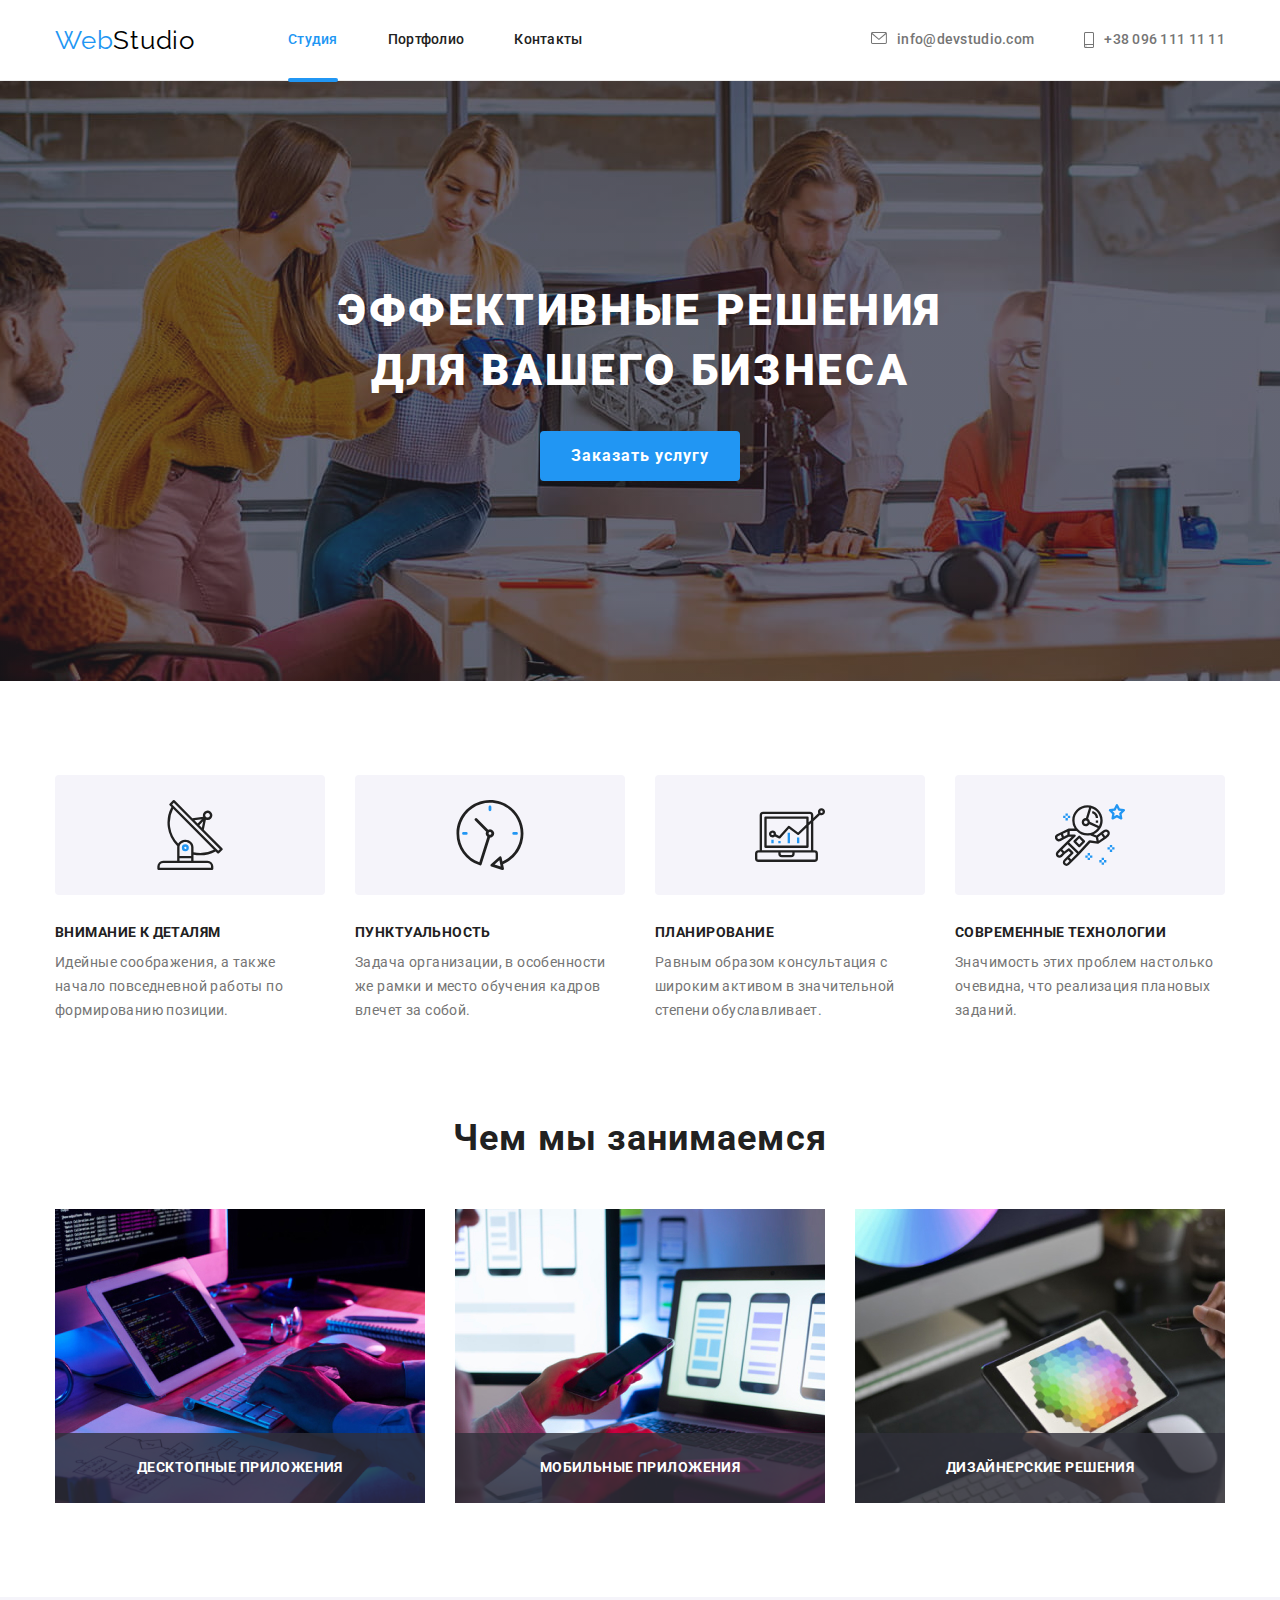
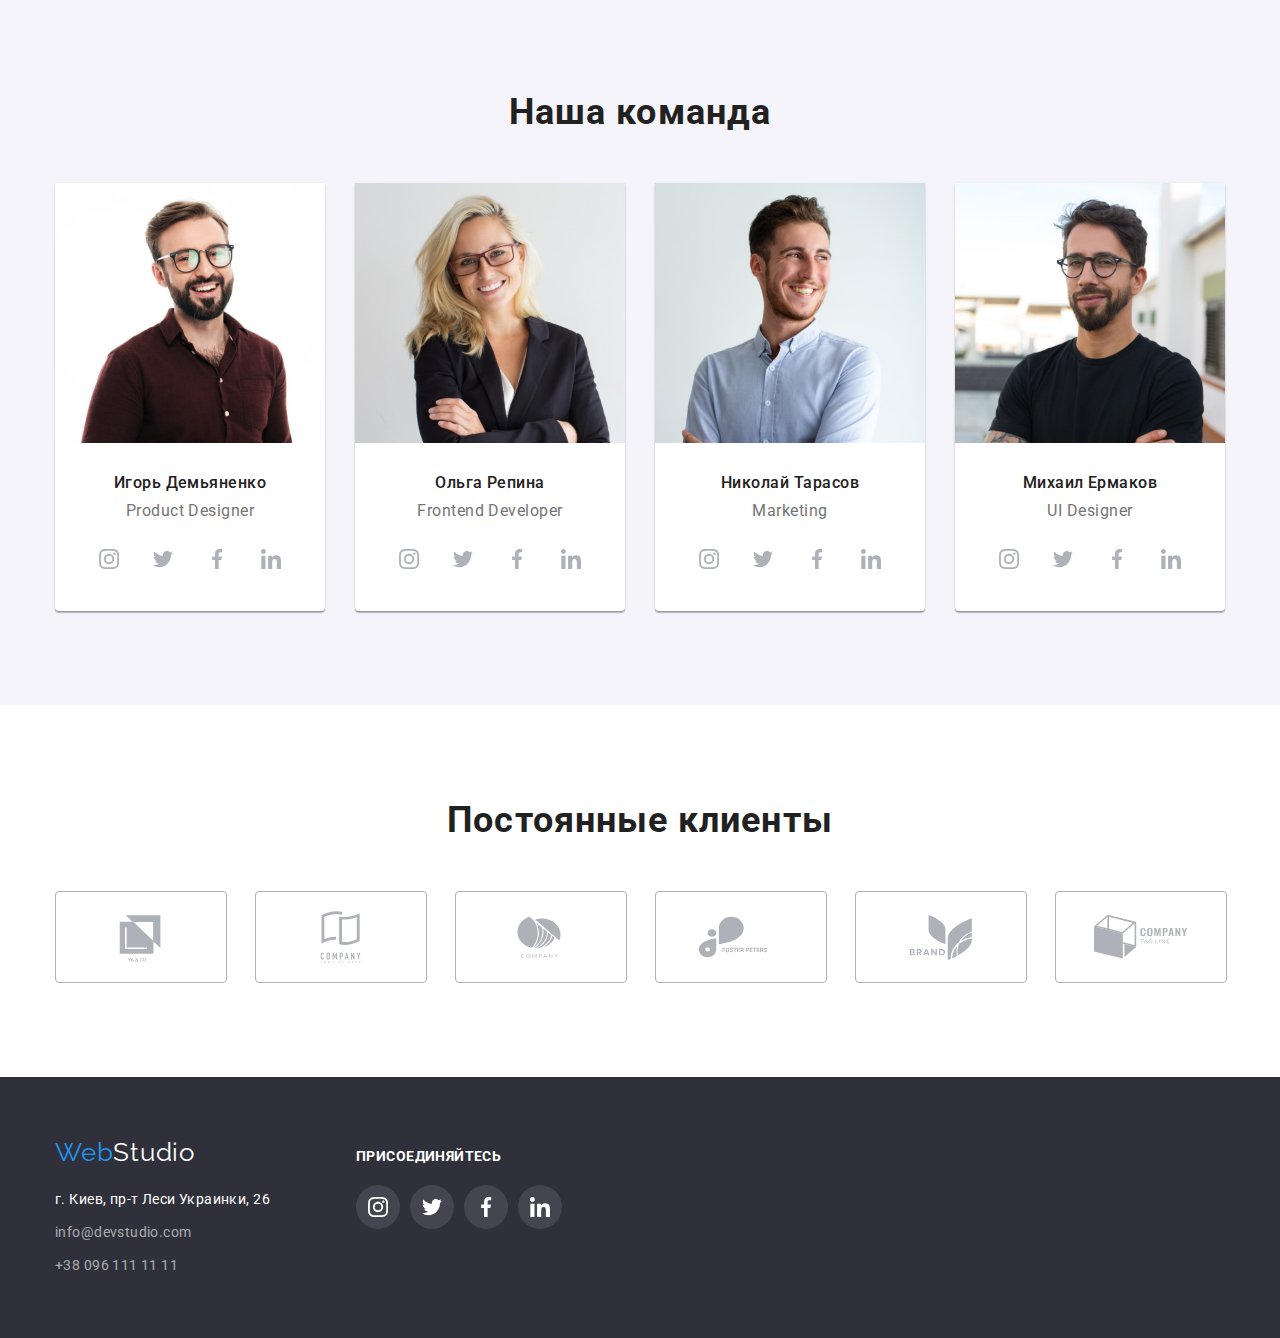
<file: index.html>
<!DOCTYPE html>
<html lang="ru">
  <head>
    <meta charset="UTF-8" />
    <meta http-equiv="X-UA-Compatible" content="IE=edge" />
    <meta name="viewport" content="width=device-width, initial-scale=1.0" />
    <title>WebStudio</title>
    <link rel="preconnect" href="https://fonts.googleapis.com" />
    <link rel="preconnect" href="https://fonts.gstatic.com" crossorigin />
    <link
      href="https://fonts.googleapis.com/css2?family=Raleway:wght@700&family=Roboto:wght@400;500;700;900&display=swap"
      rel="stylesheet"
    />
    <link
      rel="stylesheet"
      href="https://cdnjs.cloudflare.com/ajax/libs/modern-normalize/1.1.0/modern-normalize.min.css"
    />
    <link rel="stylesheet" href="./css/styles.css" />
  </head>
  <body>
    <header class="border">
      <div class="container header-div">
        <div class="header-div">
          <a href="" class="logo">
            <span class="logo-1">Web</span><span class="logo-2">Studio</span></a
          >
          <nav>
            <ul class="site-nav list">
              <li class="iten">
                <a href="./index.html" class="site-nav-activ">Студия</a>
              </li>
              <li class="iten">
                <a href="./portfolio.html" class="site-nav-list">Портфолио</a>
              </li>
              <li class="iten">
                <a href="" class="site-nav-list">Контакты</a>
              </li>
            </ul>
          </nav>
        </div>
        <div class="contacts">
          <ul class="contacts-list list">
            <li class="iten">
              <a href="mailto:info@devstudio.com" class="contacts-info">
                <svg class="header-icon" width="16" height="12">
                  <use href="./img/symbol-defs.svg#icon-envelope"></use>
                </svg>
                info@devstudio.com</a
              >
            </li>
            <li class="iten">
              <a href="tel:+380961111111" class="contacts-info">
                <svg class="header-icon" width="10" height="16">
                  <use href="./img/symbol-defs.svg#icon-smartphone"></use>
                </svg>
                +38 096 111 11 11</a
              >
            </li>
          </ul>
        </div>
      </div>
    </header>
    <main>
      <section class="heading">
        <div class="container">
          <h1 class="heading-text title">
            ЭФФЕКТИВНЫЕ РЕШЕНИЯ ДЛЯ ВАШЕГО БИЗНЕСА
          </h1>
          <button type="button" class="button-heading-activ" data-modal-open>
            Заказать услугу
          </button>
        </div>
      </section>
      <section class="heading-section">
        <div class="container">
          <ul class="features-list list">
            <li class="features-section">
              <div class="icon-div">
                <svg class="features-icon">
                  <use href="./img/symbol-defs.svg#icon-antenna"></use>
                </svg>
              </div>
              <h3 class="features-list-title title">Внимание к деталям</h3>
              <p class="features-list-text">
                Идейные соображения, а также начало повседневной работы по
                формированию позиции.
              </p>
            </li>
            <li class="features-section">
              <div class="icon-div">
                <svg class="features-icon">
                  <use href="./img/symbol-defs.svg#icon-clock"></use>
                </svg>
              </div>
              <h3 class="features-list-title title">Пунктуальность</h3>
              <p class="features-list-text">
                Задача организации, в особенности же рамки и место обучения
                кадров влечет за собой.
              </p>
            </li>
            <li class="features-section">
              <div class="icon-div">
                <svg class="features-icon">
                  <use href="./img/symbol-defs.svg#icon-diagram"></use>
                </svg>
              </div>
              <h3 class="features-list-title title">Планирование</h3>
              <p class="features-list-text">
                Равным образом консультация с широким активом в значительной
                степени обуславливает.
              </p>
            </li>
            <li class="features-section">
              <div class="icon-div">
                <svg class="features-icon">
                  <use href="./img/symbol-defs.svg#icon-astronaut"></use>
                </svg>
              </div>
              <h3 class="features-list-title title">Современные технологии</h3>
              <p class="features-list-text">
                Значимость этих проблем настолько очевидна, что реализация
                плановых заданий.
              </p>
            </li>
          </ul>
        </div>
      </section>
      <section class="heading-div">
        <div class="container user-work">
          <h2 class="user-portfolio title">Чем мы занимаемся</h2>
          <ul class="user-portfolio-list list">
            <li class="user-portfolio-img">
              <img
                src="img/img-1.jpg"
                alt="программирование"
                width="370"
                height="294"
              />
              <p class="user-img-text">Десктопные приложения</p>
            </li>
            <li class="user-portfolio-img">
              <img
                src="img/img-2.jpg"
                alt="мобильные приложения"
                width="370"
                height="294"
              />
              <p class="user-img-text">Мобильные приложения</p>
            </li>
            <li class="user-portfolio-img">
              <img src="img/img-3.jpg" alt="дизайн" width="370" height="294" />
              <p class="user-img-text">Дизайнерские решения</p>
            </li>
          </ul>
        </div>
      </section>
      <section class="user-team">
        <div class="container">
          <h2 class="user-team-title title">Наша команда</h2>
          <ul class="user-team-list list">
            <li class="user-team-img">
              <img
                src="img/img-4.jpg"
                alt="Игорь Демьяненко"
                width="270"
                height="260"
              />
              <div class="profession-div">
                <h3 class="user-name title">Игорь Демьяненко</h3>
                <p lang="en" class="user-profession">Product Designer</p>
                <div class="box">
                  <ul class="team-box list">
                    <li class="box-list">
                      <a
                        href=""
                        target="_blank"
                        rel="noopener noreferrer nofollow"
                        class="box-list-icon"
                      >
                        <svg class="user-icon" width="20" height="20">
                          <use
                            href="./img/symbol-defs.svg#icon-instagram"
                          ></use>
                        </svg>
                      </a>
                    </li>
                    <li class="box-list">
                      <a
                        href=""
                        target="_blank"
                        rel="noopener noreferrer nofollow"
                        class="box-list-icon"
                      >
                        <svg class="user-icon" width="20" height="20">
                          <use href="./img/symbol-defs.svg#icon-twitter"></use>
                        </svg>
                      </a>
                    </li>
                    <li class="box-list">
                      <a
                        href=""
                        target="_blank"
                        rel="noopener noreferrer nofollow"
                        class="box-list-icon"
                      >
                        <svg class="user-icon" width="20" height="20">
                          <use href="./img/symbol-defs.svg#icon-facebook"></use>
                        </svg>
                      </a>
                    </li>
                    <li class="box-list">
                      <a
                        href=""
                        target="_blank"
                        rel="noopener noreferrer nofollow"
                        class="box-list-icon"
                      >
                        <svg class="user-icon" width="20" height="20">
                          <use href="./img/symbol-defs.svg#icon-linkedin"></use>
                        </svg>
                      </a>
                    </li>
                  </ul>
                </div>
              </div>
            </li>
            <li class="user-team-img">
              <img
                src="img/img-5.jpg"
                alt="Ольга Репина"
                width="270"
                height="260"
              />
              <div class="profession-div">
                <h3 class="user-name title">Ольга Репина</h3>
                <p lang="en" class="user-profession">Frontend Developer</p>
                <div class="box">
                  <ul class="team-box list">
                    <li class="box-list">
                      <a
                        href=""
                        target="_blank"
                        rel="noopener noreferrer nofollow"
                        class="box-list-icon"
                      >
                        <svg class="user-icon" width="20" height="20">
                          <use
                            href="./img/symbol-defs.svg#icon-instagram"
                          ></use>
                        </svg>
                      </a>
                    </li>
                    <li class="box-list">
                      <a
                        href=""
                        target="_blank"
                        rel="noopener noreferrer nofollow"
                        class="box-list-icon"
                      >
                        <svg class="user-icon" width="20" height="20">
                          <use href="./img/symbol-defs.svg#icon-twitter"></use>
                        </svg>
                      </a>
                    </li>
                    <li class="box-list">
                      <a
                        href=""
                        target="_blank"
                        rel="noopener noreferrer nofollow"
                        class="box-list-icon"
                      >
                        <svg class="user-icon" width="20" height="20">
                          <use href="./img/symbol-defs.svg#icon-facebook"></use>
                        </svg>
                      </a>
                    </li>
                    <li class="box-list">
                      <a
                        href=""
                        target="_blank"
                        rel="noopener noreferrer nofollow"
                        class="box-list-icon"
                      >
                        <svg class="user-icon" width="20" height="20">
                          <use href="./img/symbol-defs.svg#icon-linkedin"></use>
                        </svg>
                      </a>
                    </li>
                  </ul>
                </div>
              </div>
            </li>
            <li class="user-team-img">
              <img
                src="img/img-6.jpg"
                alt="Николай Тарасов"
                width="270"
                height="260"
              />
              <div class="profession-div">
                <h3 class="user-name title">Николай Тарасов</h3>
                <p lang="en" class="user-profession">Marketing</p>
                <div class="box">
                  <ul class="team-box list">
                    <li class="box-list">
                      <a
                        href=""
                        target="_blank"
                        rel="noopener noreferrer nofollow"
                        class="box-list-icon"
                      >
                        <svg class="user-icon" width="20" height="20">
                          <use
                            href="./img/symbol-defs.svg#icon-instagram"
                          ></use>
                        </svg>
                      </a>
                    </li>
                    <li class="box-list">
                      <a
                        href=""
                        target="_blank"
                        rel="noopener noreferrer nofollow"
                        class="box-list-icon"
                      >
                        <svg class="user-icon" width="20" height="20">
                          <use href="./img/symbol-defs.svg#icon-twitter"></use>
                        </svg>
                      </a>
                    </li>
                    <li class="box-list">
                      <a
                        href=""
                        target="_blank"
                        rel="noopener noreferrer nofollow"
                        class="box-list-icon"
                      >
                        <svg class="user-icon" width="20" height="20">
                          <use href="./img/symbol-defs.svg#icon-facebook"></use>
                        </svg>
                      </a>
                    </li>
                    <li class="box-list">
                      <a
                        href=""
                        target="_blank"
                        rel="noopener noreferrer nofollow"
                        class="box-list-icon"
                      >
                        <svg class="user-icon" width="20" height="20">
                          <use href="./img/symbol-defs.svg#icon-linkedin"></use>
                        </svg>
                      </a>
                    </li>
                  </ul>
                </div>
              </div>
            </li>
            <li class="user-team-img">
              <img
                src="img/img-7.jpg"
                alt="Михаил Ермаков"
                width="270"
                height="260"
              />
              <div class="profession-div">
                <h3 class="user-name title">Михаил Ермаков</h3>
                <p lang="en" class="user-profession">UI Designer</p>
                <div class="box">
                  <ul class="team-box list">
                    <li class="box-list">
                      <a
                        href=""
                        target="_blank"
                        rel="noopener noreferrer nofollow"
                        class="box-list-icon"
                      >
                        <svg class="user-icon" width="20" height="20">
                          <use
                            href="./img/symbol-defs.svg#icon-instagram"
                          ></use>
                        </svg>
                      </a>
                    </li>
                    <li class="box-list">
                      <a
                        href=""
                        target="_blank"
                        rel="noopener noreferrer nofollow"
                        class="box-list-icon"
                      >
                        <svg class="user-icon" width="20" height="20">
                          <use href="./img/symbol-defs.svg#icon-twitter"></use>
                        </svg>
                      </a>
                    </li>
                    <li class="box-list">
                      <a
                        href=""
                        target="_blank"
                        rel="noopener noreferrer nofollow"
                        class="box-list-icon"
                      >
                        <svg class="user-icon" width="20" height="20">
                          <use href="./img/symbol-defs.svg#icon-facebook"></use>
                        </svg>
                      </a>
                    </li>
                    <li class="box-list">
                      <a
                        href=""
                        target="_blank"
                        rel="noopener noreferrer nofollow"
                        class="box-list-icon"
                      >
                        <svg class="user-icon" width="20" height="20">
                          <use href="./img/symbol-defs.svg#icon-linkedin"></use>
                        </svg>
                      </a>
                    </li>
                  </ul>
                </div>
              </div>
            </li>
          </ul>
        </div>
      </section>
      <section class="user-client">
        <div class="container">
          <h2 class="user-team-title title">Постоянные клиенты</h2>
          <ul class="team-box list">
            <li class="client-list">
              <a href="" class="client-list-icon">
                <svg class="user-icon" width="106" height="60">
                  <use href="./img/symbol-defs.svg#icon-Logo1"></use>
                </svg>
              </a>
            </li>
            <li class="client-list">
              <a href="" class="client-list-icon">
                <svg class="user-icon" width="106" height="60">
                  <use href="./img/symbol-defs.svg#icon-Logo2"></use>
                </svg>
              </a>
            </li>
            <li class="client-list">
              <a href="" class="client-list-icon">
                <svg class="user-icon" width="106" height="60">
                  <use href="./img/symbol-defs.svg#icon-Logo3"></use>
                </svg>
              </a>
            </li>
            <li class="client-list">
              <a href="" class="client-list-icon">
                <svg class="user-icon" width="106" height="60">
                  <use href="./img/symbol-defs.svg#icon-Logo4"></use>
                </svg>
              </a>
            </li>
            <li class="client-list">
              <a href="" class="client-list-icon">
                <svg class="user-icon" width="106" height="60">
                  <use href="./img/symbol-defs.svg#icon-Logo5"></use>
                </svg>
              </a>
            </li>
            <li class="client-list">
              <a href="" class="client-list-icon">
                <svg class="user-icon" width="106" height="60">
                  <use href="./img/symbol-defs.svg#icon-Logo6"></use>
                </svg>
              </a>
            </li>
          </ul>
        </div>
      </section>
    </main>

    <footer class="footer-contacts footer-div">
      <div class="container footer-container">
        <div>
          <a href="" class="logo logo-footer">
            <span class="logo-1">Web</span><span class="logo-3">Studio</span></a
          >
          <address class="footer-address">
            <ul class="footer-contacts-list list">
              <li class="footer-iten">
                <a
                  href="https://goo.gl/maps/tQwy83gQyjdD5JpE6"
                  class="footer-list-address-activ"
                  >г. Киев, пр-т Леси Украинки, 26</a
                >
              </li>
              <li class="footer-iten">
                <a href="mailto:info@devstudio.com" class="footer-list-address"
                  >info@devstudio.com</a
                >
              </li>
              <li class="footer-iten">
                <a href="tel:+380961111111" class="footer-list-address"
                  >+38 096 111 11 11</a
                >
              </li>
            </ul>
          </address>
        </div>
        <div class="footer-box">
          <h2 class="footer-title">Присоединяйтесь</h2>
          <ul class="team-box list">
            <li class="box-list">
              <a
                href=""
                target="_blank"
                rel="noopener noreferrer nofollow"
                class="team-box-list"
              >
                <svg class="user-icon" width="20" height="20">
                  <use href="./img/symbol-defs.svg#icon-instagram-f"></use>
                </svg>
              </a>
            </li>
            <li class="box-list">
              <a
                href=""
                target="_blank"
                rel="noopener noreferrer nofollow"
                class="team-box-list"
              >
                <svg class="user-icon" width="20" height="20">
                  <use href="./img/symbol-defs.svg#icon-twitter-f"></use>
                </svg>
              </a>
            </li>
            <li class="box-list">
              <a
                href=""
                target="_blank"
                rel="noopener noreferrer nofollow"
                class="team-box-list"
              >
                <svg class="user-icon" width="20" height="20">
                  <use href="./img/symbol-defs.svg#icon-facebook-f"></use>
                </svg>
              </a>
            </li>
            <li class="box-list">
              <a
                href=""
                target="_blank"
                rel="noopener noreferrer nofollow"
                class="team-box-list"
              >
                <svg class="user-icon" width="20" height="20">
                  <use href="./img/symbol-defs.svg#icon-linkedin-f"></use>
                </svg>
              </a>
            </li>
          </ul>
        </div>
      </div>
    </footer>
    <div class="backdrop is-hidden" data-modal>
      <div class="modal">
        <button type="button" class="modal-close-btn" data-modal-close>
          X
        </button>
      </div>
    </div>
    <script src="./js/modal.js"></script>
  </body>
</html>
</file>
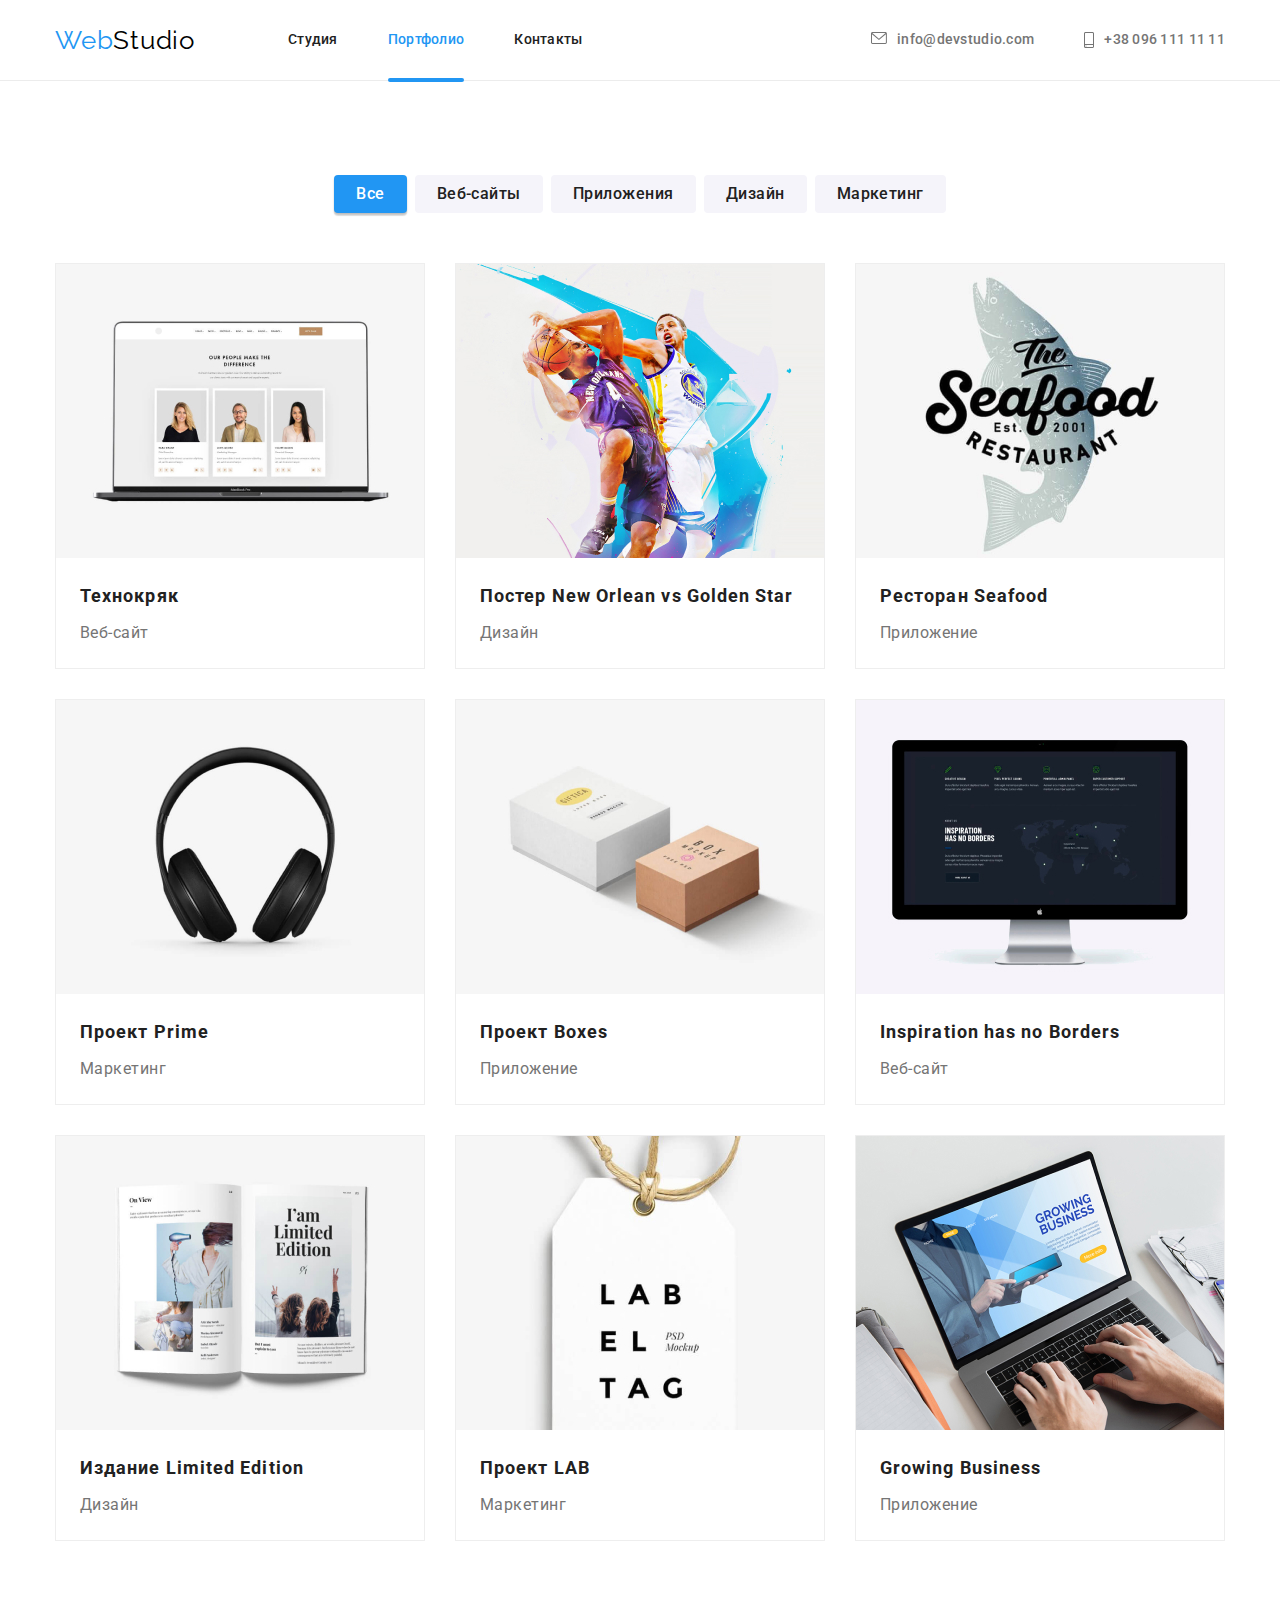
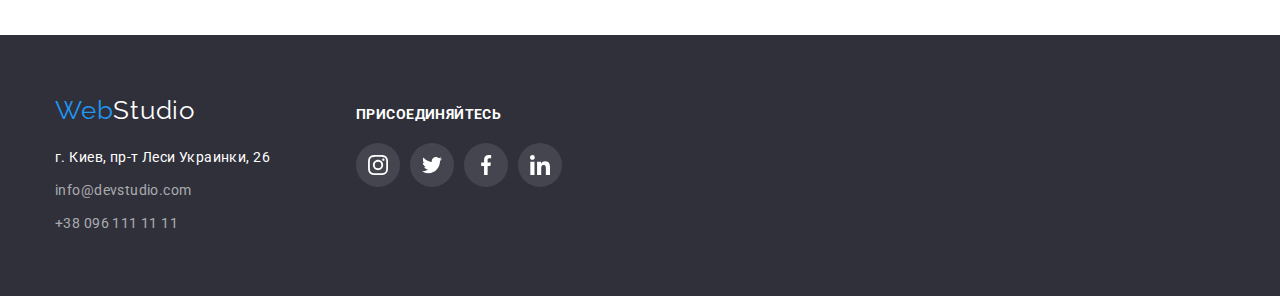
<file: portfolio.html>
<!DOCTYPE html>
<html lang="ru">
  <head>
    <meta charset="UTF-8" />
    <meta http-equiv="X-UA-Compatible" content="IE=edge" />
    <meta name="viewport" content="width=device-width, initial-scale=1.0" />
    <title>WebStudio</title>
    <link rel="preconnect" href="https://fonts.googleapis.com" />
    <link rel="preconnect" href="https://fonts.gstatic.com" crossorigin />
    <link
      href="https://fonts.googleapis.com/css2?family=Raleway:wght@700&family=Roboto:wght@400;500;700;900&display=swap"
      rel="stylesheet"
    />
    <link
      rel="stylesheet"
      href="https://cdnjs.cloudflare.com/ajax/libs/modern-normalize/1.1.0/modern-normalize.min.css"
    />
    <link rel="stylesheet" href="./css/styles.css" />
  </head>
  <body>
    <header class="border">
      <div class="container header-div">
        <div class="header-div">
          <a href="" class="logo">
            <span class="logo-1">Web</span><span class="logo-2">Studio</span></a
          >
          <nav>
            <ul class="site-nav list">
              <li class="iten">
                <a href="./index.html" class="site-nav-list">Студия</a>
              </li>
              <li class="iten">
                <a href="./portfolio.html" class="site-nav-activ">Портфолио</a>
              </li>
              <li class="iten">
                <a href="" class="site-nav-list">Контакты</a>
              </li>
            </ul>
          </nav>
        </div>
        <div class="contacts">
          <ul class="contacts-list list">
            <li class="iten">
              <a href="mailto:info@devstudio.com" class="contacts-info">
                <svg class="header-icon" width="16" height="12">
                  <use href="./img/symbol-defs.svg#icon-envelope"></use>
                </svg>
                info@devstudio.com</a
              >
            </li>
            <li class="iten">
              <a href="tel:+380961111111" class="contacts-info">
                <svg class="header-icon" width="10" height="16">
                  <use href="./img/symbol-defs.svg#icon-smartphone"></use>
                </svg>
                +38 096 111 11 11</a
              >
            </li>
          </ul>
        </div>
      </div>
    </header>

    <main>
      <section class="portfolio-section">
        <div class="container">
          <div class="button-list-div">
            <ul class="button-list list">
              <li class="iten">
                <button type="button" class="button-current-activ">Все</button>
              </li>
              <li class="iten">
                <button type="button" class="button-current">Веб-сайты</button>
              </li>
              <li class="iten">
                <button type="button" class="button-current">Приложения</button>
              </li>
              <li class="iten">
                <button type="button" class="button-current">Дизайн</button>
              </li>
              <li>
                <button type="button" class="button-current">Маркетинг</button>
              </li>
            </ul>
          </div>
          <ul class="user-portfolio-items list">
            <div class="user-portfolio-element">
              <div class="portfolio-img-text">
                <li>
                  <img
                    src="img/port.jpg"
                    alt="Веб-сайт"
                    width="370"
                    height="294"
                  />
                  <p class="user-portfolio-text">
                    Ресурс предлагает комплексные предложения с разным уровнем функционала и сервисов. Все это позволит посетителю получить исчерпывающие сведения о компании или частном лице. 
                  </p>
              </div>
              
                <div class="portfolio-title">
                  <h2 class="user-portfolio-name title">Технокряк</h2>
                  <p class="user-portfolio-type">Веб-сайт</p>
                </div>
              </li>
            </div>
            <div class="user-portfolio-element">
              <div class="portfolio-img-text">
                <li>
                  <img
                    src="img/port-1.jpg"
                    alt="Веб-сайт"
                    width="370"
                    height="294"
                  />
                  <p class="user-portfolio-text">
                    Ресурс предлагает комплексные предложения с разным уровнем функционала и сервисов. Все это позволит посетителю получить исчерпывающие сведения о компании или частном лице. 
                  </p>
              </div>
                <div class="portfolio-title">
                  <h2 class="user-portfolio-name title">
                    Постер New Orlean vs Golden Star
                  </h2>
                  <p class="user-portfolio-type">Дизайн</p>
                </div>
              </li>
            </div>
            <div class="user-portfolio-element">
              <div class="portfolio-img-text">
              <li>
                <img
                  src="img/port-2.jpg"
                  alt="Приложение"
                  width="370"
                  height="294"
                />
                <p class="user-portfolio-text">
                  Ресурс предлагает комплексные предложения с разным уровнем функционала и сервисов. Все это позволит посетителю получить исчерпывающие сведения о компании или частном лице. 
                </p>
              </div>
                <div class="portfolio-title">
                  <h2 class="user-portfolio-name title">Ресторан Seafood</h2>
                  <p class="user-portfolio-type">Приложение</p>
                </div>
              </li>
            </div>
            <div class="user-portfolio-element">
              <div class="portfolio-img-text">
              <li>
                <img
                  src="img/port-3.jpg"
                  alt="Маркетинг"
                  width="370"
                  height="294"
                />
                <p class="user-portfolio-text">
                    Ресурс предлагает комплексные предложения с разным уровнем функционала и сервисов. Все это позволит посетителю получить исчерпывающие сведения о компании или частном лице. 
                  </p>
                </div>
                <div class="portfolio-title">
                  <h2 class="user-portfolio-name title">Проект Prime</h2>
                  <p class="user-portfolio-type">Маркетинг</p>
                </div>
              </li>
            </div>
            <div class="user-portfolio-element">
              <div class="portfolio-img-text">
              <li>
                <img
                  src="img/port-4.jpg"
                  alt="Приложение"
                  width="370"
                  height="294"
                />
                <p class="user-portfolio-text">
                  Ресурс предлагает комплексные предложения с разным уровнем функционала и сервисов. Все это позволит посетителю получить исчерпывающие сведения о компании или частном лице. 
                </p>
              </div>
                <div class="portfolio-title">
                  <h2 class="user-portfolio-name title">Проект Boxes</h2>
                  <p class="user-portfolio-type">Приложение</p>
                </div>
              </li>
            </div>
            <div class="user-portfolio-element">
              <div class="portfolio-img-text">
              <li>
                <img
                  src="img/port-5.jpg"
                  alt="Веб-сайт"
                  width="370"
                  height="294"
                />
                <p class="user-portfolio-text">
                    Ресурс предлагает комплексные предложения с разным уровнем функционала и сервисов. Все это позволит посетителю получить исчерпывающие сведения о компании или частном лице. 
                  </p>
                </div>
                <div class="portfolio-title">
                  <h2 class="user-portfolio-name title">
                    Inspiration has no Borders
                  </h2>
                  <p class="user-portfolio-type">Веб-сайт</p>
                </div>
              </li>
            </div>
            <div class="user-portfolio-element">
              <div class="portfolio-img-text">
                <li>
                  <img
                    src="img/port-6.jpg"
                    alt="Веб-сайт"
                    width="370"
                    height="294"
                  />
                  <p class="user-portfolio-text">
                    Ресурс предлагает комплексные предложения с разным уровнем функционала и сервисов. Все это позволит посетителю получить исчерпывающие сведения о компании или частном лице. 
                  </p>
              </div>
                <div class="portfolio-title">
                  <h2 class="user-portfolio-name title">
                    Издание Limited Edition
                  </h2>
                  <p class="user-portfolio-type">Дизайн</p>
                </div>
              </li>
            </div>
            <div class="user-portfolio-element">
              <div class="portfolio-img-text">
              <li>
                <img
                  src="img/port-7.jpg"
                  alt="Маркетинг"
                  width="370"
                  height="294"
                />
                <p class="user-portfolio-text">
                    Ресурс предлагает комплексные предложения с разным уровнем функционала и сервисов. Все это позволит посетителю получить исчерпывающие сведения о компании или частном лице. 
                  </p>
                </div>
                <div class="portfolio-title">
                  <h2 class="user-portfolio-name title">Проект LAB</h2>
                  <p class="user-portfolio-type">Маркетинг</p>
                </div>
              </li>
            </div>
            <div class="user-portfolio-element">
              <div class="portfolio-img-text">
              <li>
                <img
                  src="img/port-8.jpg"
                  alt="Приложение"
                  width="370"
                  height="294"
                />
                <p class="user-portfolio-text">
                    Ресурс предлагает комплексные предложения с разным уровнем функционала и сервисов. Все это позволит посетителю получить исчерпывающие сведения о компании или частном лице. 
                  </p>
                </div>
                <div class="portfolio-title">
                  <h2 class="user-portfolio-name title">Growing Business</h2>
                  <p class="user-portfolio-type">Приложение</p>
                </div>
              </li>
            </div>
          </ul>
        </div>
      </section>
    </main>
    
    <footer class="footer-contacts footer-div">
      <div class="container footer-container">
          <div>
            <a href="" class="logo logo-footer">
              <span class="logo-1">Web</span><span class="logo-3">Studio</span></a>
            <address class="footer-address">
              <ul class="footer-contacts-list list">
                <li class="footer-iten">
                  <a href="https://goo.gl/maps/tQwy83gQyjdD5JpE6" class="footer-list-address-activ">г. Киев, пр-т Леси
                    Украинки, 26</a>
                </li>
                <li class="footer-iten">
                  <a href="mailto:info@devstudio.com" class="footer-list-address">info@devstudio.com</a>
                </li>
                <li class="footer-iten">
                  <a href="tel:+380961111111" class="footer-list-address">+38 096 111 11 11</a>
                </li>
              </ul>
            </address>
          </div>
          <div class="footer-box">
            <h2 class="footer-title">Присоединяйтесь</h2>
        <ul class="team-box list">
          <li class="box-list"><a href="" target="_blank" rel="noopener noreferrer nofollow" class="team-box-list">
            <svg  class="user-icon" width="20" height="20">
              <use href="./img/symbol-defs.svg#icon-instagram-f"></use>
            </svg>
          </a></li>
          <li class="box-list"><a href="" target="_blank" rel="noopener noreferrer nofollow" class="team-box-list">
            <svg  class="user-icon" width="20" height="20">
              <use href="./img/symbol-defs.svg#icon-twitter-f"></use>
            </svg>
          </a></li>
          <li class="box-list"><a href="" target="_blank" rel="noopener noreferrer nofollow" class="team-box-list">
            <svg  class="user-icon" width="20" height="20">
              <use href="./img/symbol-defs.svg#icon-facebook-f"></use>
            </svg>
          </a></li>
          <li class="box-list"><a href="" target="_blank" rel="noopener noreferrer nofollow" class="team-box-list">
            <svg  class="user-icon" width="20" height="20">
              <use href="./img/symbol-defs.svg#icon-linkedin-f"></use>
            </svg>
          </a></li>
        </ul>
      </div>
    </div>
    </footer>
  </body>
  </body>
</html>
</file>
<file: css/styles.css>
:root {
  --primary-text-color: #757575;
  --title-text-color: #212121;
  --activ-color: #2196f3;
  --color-header: #000000;
  --color-text-reserve: #ffffff;
  --color-footer-contacts: rgba(255, 255, 255, 0.6);
  --color-icons: #afb1b8;
}

body {
  margin: 0;
  font-family: "Roboto", sans-serif;
  background-color: #ffffff;
  color: var(--title-text-color);
}

/*--------------------------logo----------------------------*/
.logo {
  text-decoration: none;
  display: flex;
  padding-top: 24px;
  padding-bottom: 24px;
}

.logo-1,
.logo-2,
.logo-3 {
  font-family: "Raleway", sans-serif;
  font-size: 26px;
  line-height: 1.19;
  letter-spacing: 0.03em;
}

.logo-1 {
  color: var(--activ-color);
}

.logo-2 {
  color: var(--color-header);
}

.logo-3 {
  color: var(--color-text-reserve);
}

.container {
  width: 1200px;
  margin: 0 auto;
  padding-left: 15px;
  padding-right: 15px;
}

/*--------------------------studio-main---------------------------*/
.border {
  border-bottom: 1px solid #ececec;
}

.title {
  color: var(--title-text-color);
  margin: 0;
}

.header-div {
  display: flex;
  align-items: center;
}

.contacts-list > .iten {
  display: flex;
  align-items: center;
}

.list {
  margin: 0;
  padding: 0;
  list-style: none;
}

.site-nav {
  display: flex;
  margin-left: 93px;
  align-items: baseline;
}

.iten:not(:last-child) {
  margin-right: 50px;
}

.site-nav a {
  text-decoration: none;
  transition: color 250ms cubic-bezier(0.4, 0, 0.2, 1), fill 250ms cubic-bezier(0.4, 0, 0.2, 1);
}

.site-nav-activ {
  display: block;
  padding-top: 32px;
  padding-bottom: 32px;

  font-weight: 500;
  font-size: 14px;
  line-height: 1.14;
  color: var(--activ-color);
  letter-spacing: 0.02em;
  position: relative;
}

.site-nav-list {
  display: block;
  padding-top: 32px;
  padding-bottom: 32px;

  font-weight: 500;
  font-size: 14px;
  line-height: 1.14;
  color: var(--title-text-color);
  letter-spacing: 0.02em;
  position: relative;
  transition: color 250ms cubic-bezier(0.4, 0, 0.2, 1), fill 250ms cubic-bezier(0.4, 0, 0.2, 1);
}

.site-nav a:hover,
.site-nav a:focus {
  color: var(--activ-color);
}

.site-nav-list:hover::after {
  content: "";
  height: 4px;
  width: 100%;
  background-color: #2196f3;
  border-radius: 2px;
  margin-top: 30px;
  display: block;
  position: absolute;
}

.site-nav-activ::after {
  content: "";
  height: 4px;
  width: 100%;
  background-color: #2196f3;
  border-radius: 2px;
  margin-top: 30px;
  display: block;
  position: absolute;
}

.contacts {
  display: flex;
  margin-left: auto;
}

.contacts-list {
  display: flex;
  margin-left: auto;
}

.contacts .contacts-info {
  display: flex;
  padding-top: 32px;
  padding-bottom: 32px;

  font-weight: 500;
  font-size: 14px;
  line-height: 1.14;
  text-decoration: none;
  color: var(--primary-text-color);
  letter-spacing: 0.02em;
  transition: color 250ms cubic-bezier(0.4, 0, 0.2, 1), fill 250ms cubic-bezier(0.4, 0, 0.2, 1);
}

.header-icon {
  margin-right: 10px;
  fill: currentColor;
}

.contacts-list .contacts-info:hover,
.contacts-list .contacts-info:focus {
  color: var(--activ-color);
}

.heading-div {
  padding-bottom: 94px;
}

.heading {
  background-color: #c4c4c4;
  height: 600px;
  padding-top: 200px;
  background-image: linear-gradient(
      to right,
      rgba(47, 48, 58, 0.4),
      rgba(47, 48, 58, 0.4)
    ),
    url(../img/hero.jpg);

  background-repeat: no-repeat;
  background-position: center;
  background-size: cover;
}

.heading-text {
  display: block;
  margin: 0 252px;
  text-align: center;
  margin-bottom: 30px;

  font-weight: 900;
  font-size: 44px;
  line-height: 1.36;
  text-transform: uppercase;
  color: var(--color-text-reserve);
  letter-spacing: 0.06em;
}

.button-heading-activ {
  display: inline-block;
  align-items: center;
  text-align: center;
  border: 2px solid var(--activ-color);
  border-radius: 4px;
  margin: 0 485px;
  width: 200px;
  height: 50px;

  cursor: pointer;
  font-weight: 700;
  font-size: 16px;
  line-height: 1.88;
  font-family: inherit;
  color: var(--color-text-reserve);
  background-color: #2196f3;
  border-color: var(--activ-color);
  letter-spacing: 0.06em;
}

.container > .button-heading-activ {
  transition: background-color 250ms cubic-bezier(0.4, 0, 0.2, 1), fill 250ms cubic-bezier(0.4, 0, 0.2, 1);
}

.container > .button-heading-activ:hover,
.container > .button-heading-activ:focus {
  background-color: #188ce8;
  box-shadow: 0px 4px 4px rgba(0, 0, 0, 0.15);
  border-radius: 4px;
  border-color: var(--activ-color);
}

.heading-section {
  padding-top: 94px;
  padding-bottom: 94px;
}

.features-list {
  display: flex;
}

.features-section:not(:last-child) {
  margin-right: 30px;
}

.features-section {
  display: block;
  margin-left: auto;
  width: 270px;
}

.icon-div {
  display: flex;
  height: 120px;
  margin-bottom: 30px;
  background-color: #f5f4fa;
  border-radius: 4px;
  justify-content: center;
  align-items: center;
}

.features-icon {
  width: 70px;
  height: 70px;
}

.features-list-title {
  display: block;
  padding: 0;
  font-weight: 700;
  font-size: 14px;
  line-height: 1.14;
  text-transform: uppercase;
  letter-spacing: 0.03em;
}

.features-list-text {
  display: block;
  margin: 10px 0 0 0;
  font-size: 14px;
  line-height: 1.71;
  color: var(--primary-text-color);
  letter-spacing: 0.03em;
}

.user-portfolio {
  display: block;
  margin: 0 0 50px 0;
  text-align: center;

  font-weight: 700;
  font-size: 36px;
  line-height: 1.17;
  letter-spacing: 0.03em;
}

.user-portfolio-list {
  display: flex;
}

.user-portfolio-img {
  position: relative;
}

.user-img-text {
  position: absolute;
  bottom: 0;
  height: 70px;
  width: 100%;
  background-color: rgba(47, 48, 58, 0.8);
  font-weight: 700;
  font-size: 14px;
  line-height: 1.14;
  text-align: center;
  letter-spacing: 0.03em;
  text-transform: uppercase;
  color: #ffffff;
  margin: 0;
  padding: 27px 82px;
}

.user-portfolio-img img {
  display: block;
}

.user-portfolio-img:not(:last-child) {
  margin-right: 30px;
}

.user-team {
  background-color: #f5f4fa;
  padding-top: 94px;
  padding-bottom: 94px;
}

.user-team-title {
  display: block;
  margin: 0;
  text-align: center;
  padding-bottom: 50px;

  font-weight: 700;
  font-size: 36px;
  line-height: 1.17;
  letter-spacing: 0.03em;
}

.user-team-list {
  display: flex;
}

.user-team-list img {
  display: block;
}

.user-team-img:not(:last-child) {
  margin-right: 30px;
}

.user-team-img {
  background-color: #ffffff;
  box-shadow: 0px 1px 3px rgba(0, 0, 0, 0.12), 0px 1px 1px rgba(0, 0, 0, 0.14),
    0px 2px 1px rgba(0, 0, 0, 0.2);
  border-radius: 0px 0px 4px 4px;
  width: 270px;
}

.profession-div {
  padding-top: 30px;
  padding-bottom: 30px;
}

.user-name {
  display: block;
  margin: 0 0 10px 0;
  text-align: center;

  font-weight: 500;
  font-size: 16px;
  line-height: 1.19;
  letter-spacing: 0.03em;
}

.user-profession {
  display: block;
  margin: 0;
  text-align: center;

  font-size: 16px;
  line-height: 1.17;
  color: var(--primary-text-color);
  letter-spacing: 0.03em;
}

.box {
  display: block;
  margin-top: 16px;
}

.team-box {
  display: flex;
  justify-content: center;
}

.box-list-icon {
  display: flex;
  justify-content: center;
  align-items: center;
  width: 44px;
  height: 44px;
  border-radius: 50%;
  padding: 0;
  background-color: #ffffff;
  fill: var(--color-icons);
  transition: background-color 250ms cubic-bezier(0.4, 0, 0.2, 1), fill 250ms cubic-bezier(0.4, 0, 0.2, 1);
}

.box-list:not(:last-child) {
  margin-right: 10px;
}

.box-list-icon:hover,
.box-list-icon:focus {
  background-color: #2196f3;
  fill: var(--color-text-reserve);
}

.user-client {
  padding-top: 94px;
  padding-bottom: 94px;
}

.client-list {
  display: flex;
  width: 170px;
  height: 92px;
  padding: 0;
}

.client-list:not(:last-child) {
  margin-right: 30px;
}

.client-list-icon {
  justify-content: center;
  border: 1px solid #afb1b8;
  box-sizing: border-box;
  border-radius: 4px;
  fill: var(--color-icons);
  transition: border 250ms cubic-bezier(0.4, 0, 0.2, 1), fill 250ms cubic-bezier(0.4, 0, 0.2, 1);
}

.client-list .user-icon {
  margin: 16px 32px;
}

.client-list-icon:hover,
.client-list-icon:focus {
  border: 1px solid #2196f3;
  fill: var(--activ-color);
}

/*--------------------------footer----------------------------*/
.footer-div {
  background-color: #2f303a;
  padding-top: 60px;
  padding-bottom: 60px;
}

.logo-footer {
  padding-bottom: 20px;
  padding-top: 0;
  width: 145px;
}

.footer-contacts-list {
  display: flex;
  flex-direction: column;
  width: 231px;
  padding-left: 0;
}

.footer-iten:not(:last-child) {
  margin-bottom: 9px;
}

.footer-address {
  margin: 0;
  width: 231px;
  font-size: 14px;
  line-height: 1.71;
  font-style: normal;
  letter-spacing: 0.03em;
}

.footer-list-address-activ {
  text-decoration: none;
  color: var(--color-text-reserve);
}

.footer-list-address {
  color: var(--color-footer-contacts);
  text-decoration: none;
  transition: color 250ms cubic-bezier(0.4, 0, 0.2, 1), fill 250ms cubic-bezier(0.4, 0, 0.2, 1);
}

.footer-list-address:hover,
.footer-list-address:focus {
  color: var(--color-text-reserve);
}

.footer-title {
  display: block;
  margin: 0;
  text-align: left;
  padding-bottom: 20px;

  font-weight: 700;
  font-size: 14px;
  line-height: 1.14;
  letter-spacing: 0.03em;
  text-transform: uppercase;
  color: var(--color-text-reserve);
}

.footer-container {
  display: flex;
}

.footer-box {
  margin-top: 12px;
  margin-left: 70px;
}

.team-box-list {
  display: flex;
  justify-content: center;
  align-items: center;
  width: 44px;
  height: 44px;
  border-radius: 50%;
  padding: 0;
  background-color: rgba(255, 255, 255, 0.1);
  fill: var(--color-text-reserve);
  transition: background-color 250ms cubic-bezier(0.4, 0, 0.2, 1), fill 250ms cubic-bezier(0.4, 0, 0.2, 1);
}

.footer-box .box-list:not(:last-child) {
  margin-right: 10px;
}

.team-box-list:hover,
.team-box-list:focus {
  background-color: #2196f3;
  fill: var(--color-text-reserve);
}

/*--------------------------portfolio----------------------------*/
.portfolio-section {
  padding-bottom: 94px;
  padding-top: 94px;
}

.button-list-div {
  margin-bottom: 50px;
}

.button-list {
  display: flex;
  justify-content: center;
  margin: 0;
}

.button-list > .iten:not(:last-child) {
  margin-right: 8px;
}

.button-current-activ {
  display: inline-block;
  align-items: center;
  text-align: center;
  padding: 6px 22px;

  cursor: pointer;
  font-weight: 500;
  font-size: 16px;
  line-height: 1.63;
  font-family: inherit;
  color: var(--color-text-reserve);
  background-color: #2196f3;
  border: none;
  letter-spacing: 0.03em;
  border-radius: 4px;
  box-shadow: 0px 3px 1px rgba(0, 0, 0, 0.1), 0px 1px 2px rgba(0, 0, 0, 0.08),
    0px 2px 2px rgba(0, 0, 0, 0.12);
}

.button-current {
  display: inline-block;
  align-items: center;
  text-align: center;
  padding: 6px 22px;

  cursor: pointer;
  font-weight: 500;
  font-size: 16px;
  line-height: 1.63;
  font-family: inherit;
  color: var(--title-text-color);
  background-color: #f5f4fa;
  border: none;
  letter-spacing: 0.03em;
  border-radius: 4px;
  transition: color 250ms cubic-bezier(0.4, 0, 0.2, 1), fill 250ms cubic-bezier(0.4, 0, 0.2, 1);
}

.button-current:hover,
.button-current:focus {
  color: var(--color-text-reserve);
  background-color: #2196f3;
  border-color: var(--activ-color);
  box-shadow: 0px 3px 1px rgba(0, 0, 0, 0.1), 0px 1px 2px rgba(0, 0, 0, 0.08),
    0px 2px 2px rgba(0, 0, 0, 0.12);
}

.user-portfolio-items {
  display: flex;
  flex-wrap: wrap;
}

.user-portfolio-element {
  width: 370px;
  margin-right: 30px;
  margin-bottom: 30px;
  border: 1px solid #eeeeee;
  box-sizing: border-box;
  transition: color 250ms cubic-bezier(0.4, 0, 0.2, 1), fill 250ms cubic-bezier(0.4, 0, 0.2, 1);
}

.user-portfolio-element:hover .user-portfolio-text {
  transform: translateY(0);
}

.portfolio-img-text {
  position: relative;
  overflow: hidden;
}

.user-portfolio-text {
  position: absolute;
  top: 0;
  background-color: rgba(33, 150, 243, 0.9);
  color: var(--color-text-reserve);
  font-size: 18px;
  line-height: 1.56;
  letter-spacing: 0.03em;
  padding: 63px 24px;
  margin: 0;
  transform: translateY(100%);
  transition: 250ms linear;
  overflow: auto;
}

.user-portfolio-element:hover {
  box-shadow: 0px 4px 4px rgba(0, 0, 0, 0.25);
}

.user-portfolio-element:nth-child(3n) {
  margin-right: 0;
}

.user-portfolio-element:nth-last-child(-n + 3) {
  margin-bottom: 0;
}

.user-portfolio-element img {
  display: block;
}

.portfolio-title {
  padding-top: 20px;
  padding-left: 24px;
  padding-bottom: 20px;
}

.user-portfolio-name {
  display: block;
  margin: 0 0 4px 0;

  font-weight: 700;
  font-size: 18px;
  line-height: 2;
  letter-spacing: 0.06em;
}

.user-portfolio-type {
  display: block;
  margin: 0;

  font-size: 16px;
  line-height: 1.88;
  color: var(--primary-text-color);
  letter-spacing: 0.03em;
}

/* ------------------------------------modal------------------------------ */

.backdrop {
  position: fixed;
  top: 0;
  background-color: rgba(0, 0, 0, 0.2);
  width: 100%;
  height: 100%;
  transition: opacity 250ms, visibility 250ms;
}

.backdrop.is-hidden .modal {
  transform: scale(0.25) rotateY(60deg);
}

.modal {
  width: 528px;
  height: 581px;
  background-color: #ffffff;
  border-radius: 4px;
  position: absolute;
  top: 50%;
  left: 50%;
  transition: transform 250ms;
  transform: translate(-50%, -50%) scale(1) rotateY(0);
}

.modal-close-btn {
  display: inline-block;
  cursor: pointer;
  color: var(--color-header);
  background-color: transparent;
  border: 1px solid rgba(0, 0, 0, 0.1);
  width: 30px;
  height: 30px;
  border-radius: 50%;
  position: absolute;
  top: 8px;
  right: 8px;
  padding: 0;
  text-align: center;
}

.modal-close-btn:hover,
.modal-close-btn:focus {
  border: 1px solid rgba(0, 0, 0);
}

.is-hidden {
  opacity: 0;
  pointer-events: none;
  visibility: hidden;
}
</file>
